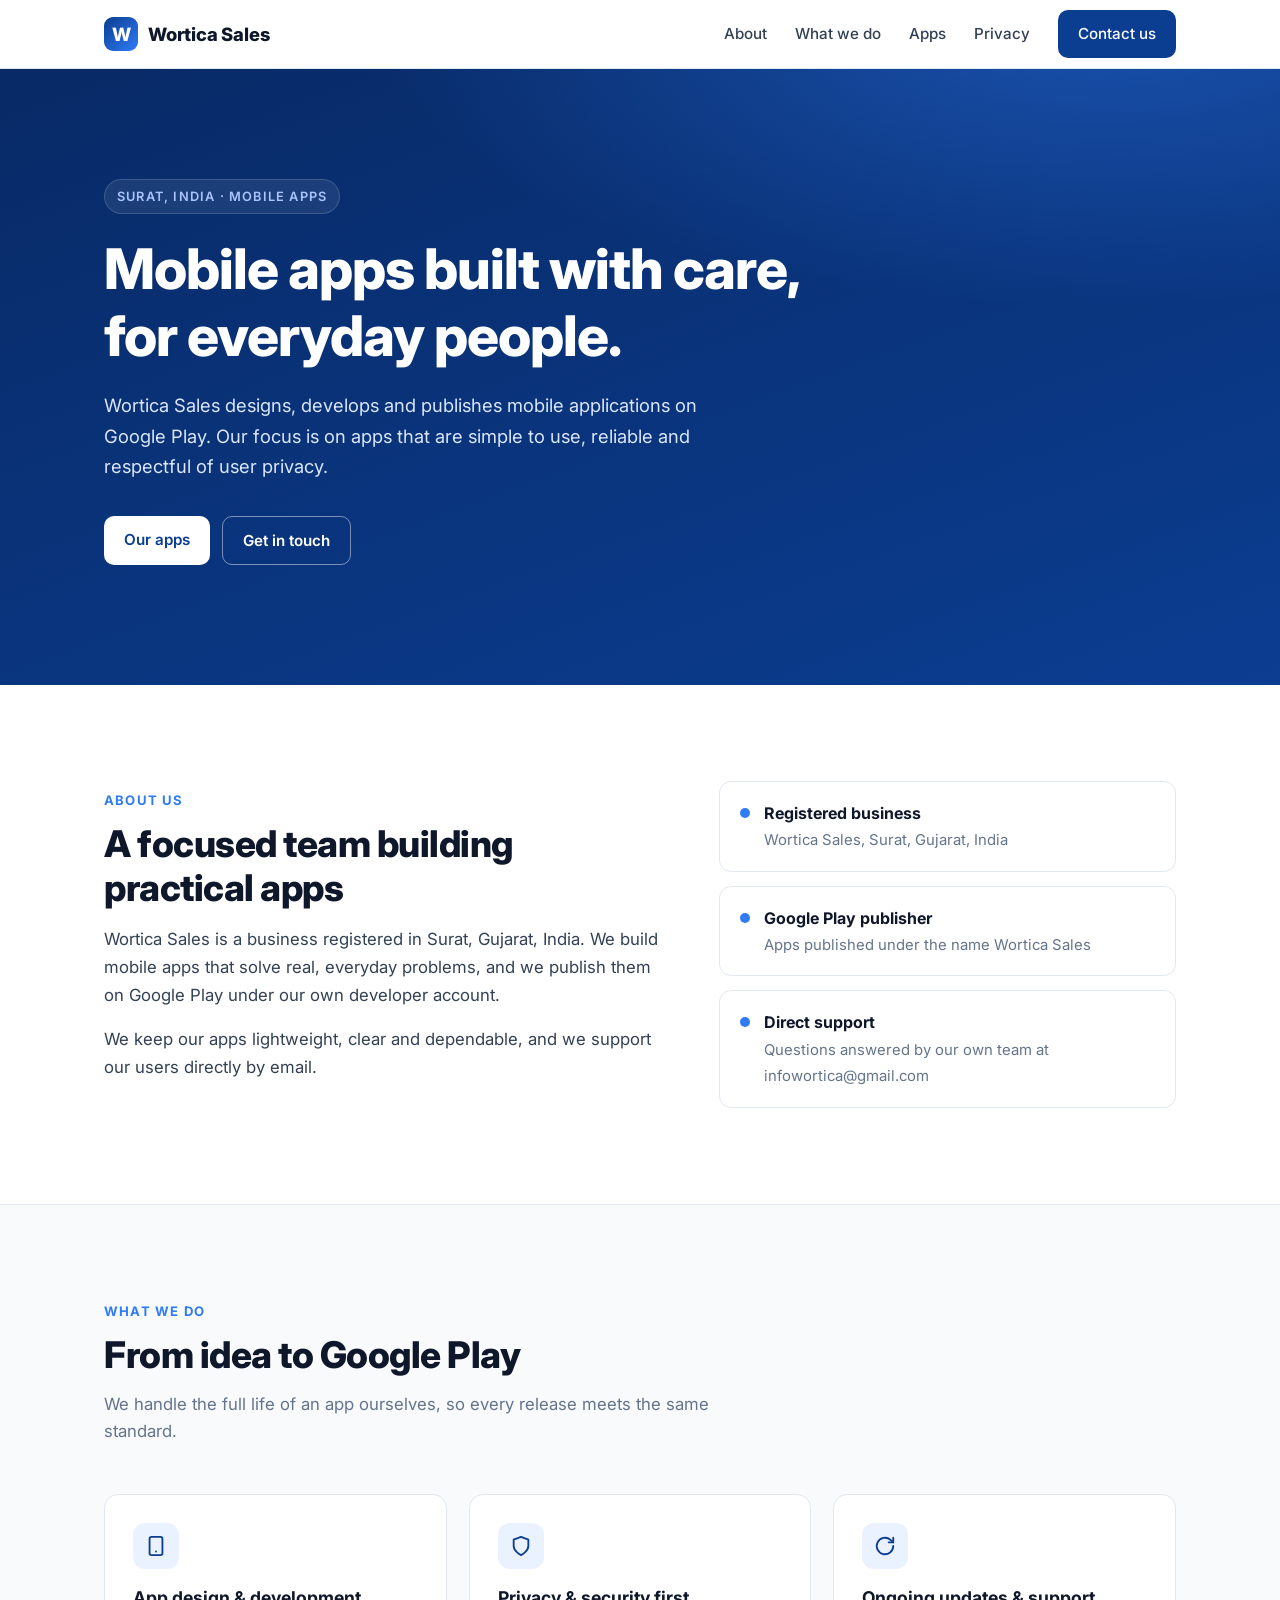
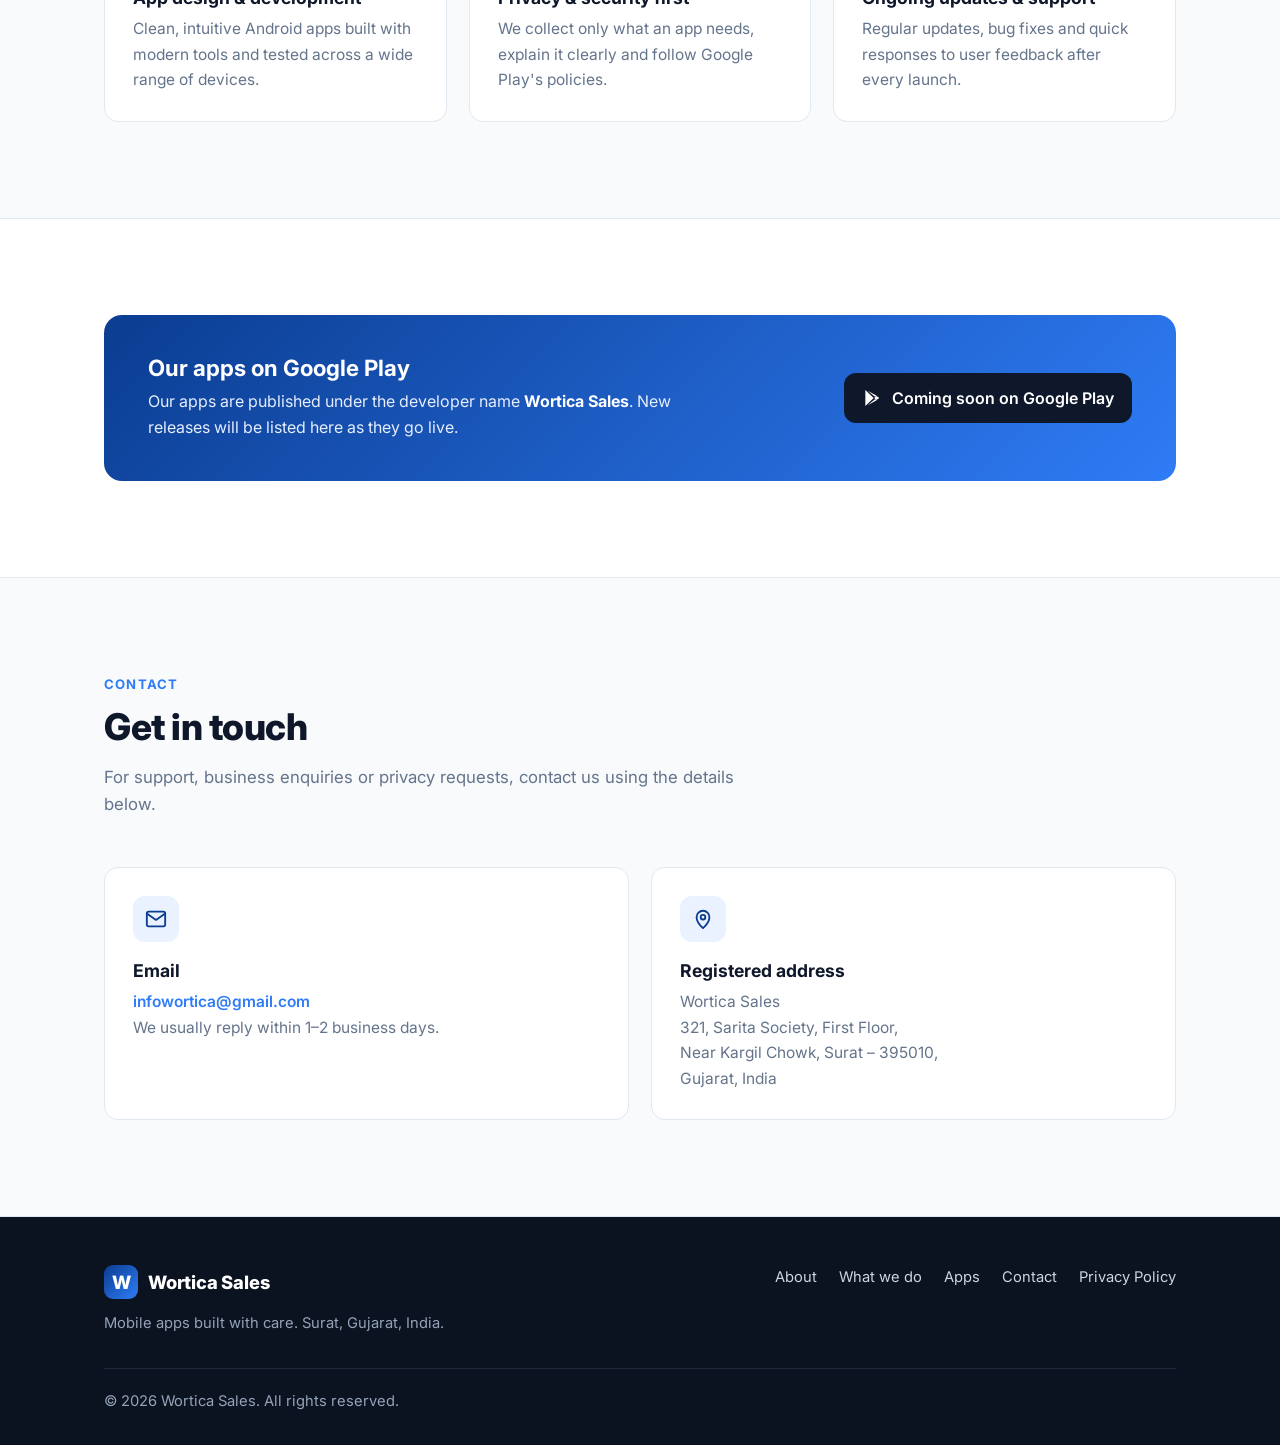
<file: index.html>
<!doctype html>
<html lang="en">
<head>
<meta charset="utf-8">
<meta name="viewport" content="width=device-width, initial-scale=1">
<meta name="google-site-verification" content="5k7iCP5WD1L_RsoUgvGMyO3HmqqELTSK4-WB_usuYIM" />
<title>Wortica Sales | Mobile App Publisher, Surat, India</title>
<meta name="description" content="Wortica Sales is a Surat, India based business that designs, develops and publishes mobile applications on Google Play.">
<meta property="og:title" content="Wortica Sales">
<meta property="og:description" content="Mobile apps built with care. Based in Surat, India.">
<meta property="og:type" content="website">
<link rel="preconnect" href="https://fonts.googleapis.com">
<link rel="preconnect" href="https://fonts.gstatic.com" crossorigin>
<link href="https://fonts.googleapis.com/css2?family=Inter:wght@400;500;600;700;800&display=swap" rel="stylesheet">
<link rel="icon" href="data:image/svg+xml,%3Csvg xmlns='http://www.w3.org/2000/svg' viewBox='0 0 64 64'%3E%3Crect width='64' height='64' rx='14' fill='%230b3d91'/%3E%3Ctext x='32' y='43' font-family='Arial' font-weight='700' font-size='32' text-anchor='middle' fill='white'%3EW%3C/text%3E%3C/svg%3E">
<script type="application/ld+json">
{"@context":"https://schema.org","@type":"Organization","name":"Wortica Sales","url":"https://wortica.github.io/","email":"infowortica@gmail.com","address":{"@type":"PostalAddress","streetAddress":"321, Sarita Society, First Floor, Near Kargil Chowk","addressLocality":"Surat","postalCode":"395010","addressRegion":"Gujarat","addressCountry":"IN"}}
</script>
<style>
  :root{
    --navy:#0b3d91; --navy-2:#082a66; --accent:#2f7cf6; --ink:#0f172a; --body:#334155; --muted:#64748b;
    --line:#e2e8f0; --soft:#f8fafc; --white:#fff; --radius:14px;
  }
  *{box-sizing:border-box}
  html{scroll-behavior:smooth}
  body{margin:0;font-family:Inter,system-ui,-apple-system,"Segoe UI",Roboto,Arial,sans-serif;color:var(--body);background:var(--white);line-height:1.65;-webkit-font-smoothing:antialiased}
  a{color:var(--accent);text-decoration:none}
  .wrap{max-width:1120px;margin:0 auto;padding:0 24px}
  h1,h2,h3{color:var(--ink);line-height:1.2;margin:0}

  /* Header */
  header{position:sticky;top:0;z-index:10;background:rgba(255,255,255,.92);backdrop-filter:blur(8px);border-bottom:1px solid var(--line)}
  .nav{display:flex;align-items:center;justify-content:space-between;height:68px}
  .logo{display:flex;align-items:center;gap:10px;font-weight:800;color:var(--ink);font-size:1.15rem;letter-spacing:-.2px}
  .logo-mark{width:34px;height:34px;border-radius:9px;background:linear-gradient(135deg,var(--navy),var(--accent));color:#fff;display:grid;place-items:center;font-weight:800}
  .menu{display:flex;gap:28px;align-items:center}
  .menu a{color:var(--body);font-weight:500;font-size:.95rem}
  .menu a:hover{color:var(--navy)}
  .btn{display:inline-block;padding:11px 20px;border-radius:10px;font-weight:600;font-size:.95rem;transition:.15s}
  .btn-primary{background:var(--navy);color:#fff}
  .btn-primary:hover{background:var(--navy-2)}
  .btn-ghost{border:1px solid rgba(255,255,255,.45);color:#fff}
  .btn-ghost:hover{background:rgba(255,255,255,.1)}
  .menu .btn{color:#fff}

  /* Hero */
  .hero{background:radial-gradient(1200px 500px at 85% -10%,rgba(47,124,246,.45),transparent 60%),linear-gradient(160deg,var(--navy-2),var(--navy));color:#dbe6ff;padding:110px 0 120px}
  .eyebrow{display:inline-block;font-size:.8rem;font-weight:600;letter-spacing:1.2px;text-transform:uppercase;color:#a9c4ff;background:rgba(255,255,255,.08);border:1px solid rgba(255,255,255,.15);padding:6px 12px;border-radius:999px;margin-bottom:22px}
  .hero h1{color:#fff;font-size:clamp(2.2rem,5vw,3.5rem);font-weight:800;letter-spacing:-1px;max-width:760px}
  .hero p{font-size:1.15rem;max-width:620px;margin:20px 0 34px}
  .hero .actions{display:flex;gap:12px;flex-wrap:wrap}
  .hero .btn-primary{background:#fff;color:var(--navy)}
  .hero .btn-primary:hover{background:#eaf1ff}

  /* Sections */
  section{padding:96px 0}
  .section-head{max-width:640px;margin-bottom:48px}
  .kicker{color:var(--accent);font-weight:700;font-size:.82rem;letter-spacing:1.2px;text-transform:uppercase;margin-bottom:10px}
  .section-head h2{font-size:clamp(1.7rem,3vw,2.3rem);font-weight:800;letter-spacing:-.5px}
  .section-head p{margin:14px 0 0;color:var(--muted);font-size:1.05rem}
  .alt{background:var(--soft);border-top:1px solid var(--line);border-bottom:1px solid var(--line)}

  .grid{display:grid;gap:22px}
  .g3{grid-template-columns:repeat(3,1fr)}
  .g2{grid-template-columns:repeat(2,1fr)}
  .card{background:#fff;border:1px solid var(--line);border-radius:var(--radius);padding:28px;transition:.2s}
  .card:hover{box-shadow:0 12px 30px -12px rgba(15,23,42,.18);transform:translateY(-2px)}
  .icon{width:46px;height:46px;border-radius:12px;background:#eaf1ff;color:var(--navy);display:grid;place-items:center;margin-bottom:18px}
  .card h3{font-size:1.1rem;font-weight:700;margin-bottom:8px}
  .card p{margin:0;color:var(--muted);font-size:.97rem}

  .about{display:grid;grid-template-columns:1.1fr .9fr;gap:56px;align-items:center}
  .facts{display:grid;gap:14px}
  .fact{display:flex;gap:14px;align-items:flex-start;background:#fff;border:1px solid var(--line);border-radius:12px;padding:18px 20px}
  .fact b{color:var(--ink);display:block}
  .fact span{color:var(--muted);font-size:.93rem}
  .dot{flex:none;width:10px;height:10px;border-radius:50%;background:var(--accent);margin-top:8px}

  .apps-box{display:flex;align-items:center;justify-content:space-between;gap:24px;background:linear-gradient(135deg,#0b3d91,#2f7cf6);color:#e6eeff;border-radius:18px;padding:40px 44px}
  .apps-box h3{color:#fff;font-size:1.4rem;margin-bottom:6px}
  .apps-box p{margin:0;max-width:560px}
  .play{display:flex;align-items:center;gap:10px;background:#0f172a;color:#fff;padding:12px 18px;border-radius:12px;font-weight:600;white-space:nowrap}

  .contact-card a{font-weight:600}
  address{font-style:normal}

  footer{background:#0b1220;color:#94a3b8;padding:48px 0 32px;font-size:.92rem}
  .foot{display:flex;justify-content:space-between;gap:24px;flex-wrap:wrap;align-items:flex-start}
  footer .logo{color:#fff}
  footer a{color:#cbd5e1}
  footer a:hover{color:#fff}
  .foot-links{display:flex;gap:22px;flex-wrap:wrap}
  .copy{border-top:1px solid #1e293b;margin-top:32px;padding-top:20px}

  @media (max-width:900px){
    .g3{grid-template-columns:1fr 1fr}
    .about{grid-template-columns:1fr;gap:32px}
  }
  @media (max-width:680px){
    .menu a:not(.btn){display:none}
    .g3,.g2{grid-template-columns:1fr}
    section{padding:72px 0}
    .hero{padding:80px 0 90px}
    .apps-box{flex-direction:column;align-items:flex-start;padding:32px 26px}
    .wrap{padding:0 16px}
  }
</style>
</head>
<body>

<header>
  <div class="wrap nav">
    <a href="#" class="logo"><span class="logo-mark">W</span>Wortica Sales</a>
    <nav class="menu">
      <a href="#about">About</a>
      <a href="#services">What we do</a>
      <a href="#apps">Apps</a>
      <a href="privacy-policy.html">Privacy</a>
      <a href="#contact" class="btn btn-primary">Contact us</a>
    </nav>
  </div>
</header>

<main>
  <div class="hero">
    <div class="wrap">
      <span class="eyebrow">Surat, India · Mobile Apps</span>
      <h1>Mobile apps built with care, for everyday people.</h1>
      <p>Wortica Sales designs, develops and publishes mobile applications on Google Play. Our focus is on apps that are simple to use, reliable and respectful of user privacy.</p>
      <div class="actions">
        <a href="#apps" class="btn btn-primary">Our apps</a>
        <a href="#contact" class="btn btn-ghost">Get in touch</a>
      </div>
    </div>
  </div>

  <section id="about">
    <div class="wrap about">
      <div>
        <div class="kicker">About us</div>
        <h2 style="font-size:clamp(1.7rem,3vw,2.3rem);font-weight:800;letter-spacing:-.5px">A focused team building practical apps</h2>
        <p style="font-size:1.05rem;margin-top:16px">Wortica Sales is a business registered in Surat, Gujarat, India. We build mobile apps that solve real, everyday problems, and we publish them on Google Play under our own developer account.</p>
        <p style="font-size:1.05rem">We keep our apps lightweight, clear and dependable, and we support our users directly by email.</p>
      </div>
      <div class="facts">
        <div class="fact"><span class="dot"></span><div><b>Registered business</b><span>Wortica Sales, Surat, Gujarat, India</span></div></div>
        <div class="fact"><span class="dot"></span><div><b>Google Play publisher</b><span>Apps published under the name Wortica Sales</span></div></div>
        <div class="fact"><span class="dot"></span><div><b>Direct support</b><span>Questions answered by our own team at infowortica@gmail.com</span></div></div>
      </div>
    </div>
  </section>

  <section id="services" class="alt">
    <div class="wrap">
      <div class="section-head">
        <div class="kicker">What we do</div>
        <h2>From idea to Google Play</h2>
        <p>We handle the full life of an app ourselves, so every release meets the same standard.</p>
      </div>
      <div class="grid g3">
        <div class="card">
          <div class="icon"><svg width="22" height="22" viewBox="0 0 24 24" fill="none" stroke="currentColor" stroke-width="2" stroke-linecap="round" stroke-linejoin="round"><rect x="5" y="2" width="14" height="20" rx="2"/><path d="M12 18h.01"/></svg></div>
          <h3>App design &amp; development</h3>
          <p>Clean, intuitive Android apps built with modern tools and tested across a wide range of devices.</p>
        </div>
        <div class="card">
          <div class="icon"><svg width="22" height="22" viewBox="0 0 24 24" fill="none" stroke="currentColor" stroke-width="2" stroke-linecap="round" stroke-linejoin="round"><path d="M12 22s8-4 8-10V5l-8-3-8 3v7c0 6 8 10 8 10z"/></svg></div>
          <h3>Privacy &amp; security first</h3>
          <p>We collect only what an app needs, explain it clearly and follow Google Play's policies.</p>
        </div>
        <div class="card">
          <div class="icon"><svg width="22" height="22" viewBox="0 0 24 24" fill="none" stroke="currentColor" stroke-width="2" stroke-linecap="round" stroke-linejoin="round"><path d="M21 12a9 9 0 1 1-3-6.7L21 8"/><path d="M21 3v5h-5"/></svg></div>
          <h3>Ongoing updates &amp; support</h3>
          <p>Regular updates, bug fixes and quick responses to user feedback after every launch.</p>
        </div>
      </div>
    </div>
  </section>

  <section id="apps">
    <div class="wrap">
      <div class="apps-box">
        <div>
          <h3>Our apps on Google Play</h3>
          <p>Our apps are published under the developer name <strong style="color:#fff">Wortica Sales</strong>. New releases will be listed here as they go live.</p>
        </div>
        <span class="play">
          <svg width="20" height="20" viewBox="0 0 24 24" fill="currentColor"><path d="M4 2.5v19l10-9.5L4 2.5zm11.5 8L6.8 3.2l10.8 6.2-2.1 1.1zm0 3l2.1 1.1-10.8 6.2 8.7-7.3zm4.2-2.4-2.6-1.5-2.3 2.4 2.3 2.4 2.6-1.5c.8-.4.8-1.4 0-1.8z"/></svg>
          Coming soon on Google Play
        </span>
      </div>
    </div>
  </section>

  <section id="contact" class="alt">
    <div class="wrap">
      <div class="section-head">
        <div class="kicker">Contact</div>
        <h2>Get in touch</h2>
        <p>For support, business enquiries or privacy requests, contact us using the details below.</p>
      </div>
      <div class="grid g2">
        <div class="card contact-card">
          <div class="icon"><svg width="22" height="22" viewBox="0 0 24 24" fill="none" stroke="currentColor" stroke-width="2" stroke-linecap="round" stroke-linejoin="round"><rect x="2" y="4" width="20" height="16" rx="2"/><path d="m22 6-10 7L2 6"/></svg></div>
          <h3>Email</h3>
          <p><a href="mailto:infowortica@gmail.com">infowortica@gmail.com</a><br>We usually reply within 1–2 business days.</p>
        </div>
        <div class="card">
          <div class="icon"><svg width="22" height="22" viewBox="0 0 24 24" fill="none" stroke="currentColor" stroke-width="2" stroke-linecap="round" stroke-linejoin="round"><path d="M12 22s7-6.5 7-12a7 7 0 1 0-14 0c0 5.5 7 12 7 12z"/><circle cx="12" cy="10" r="2.5"/></svg></div>
          <h3>Registered address</h3>
          <address><p>Wortica Sales<br>321, Sarita Society, First Floor,<br>Near Kargil Chowk, Surat – 395010,<br>Gujarat, India</p></address>
        </div>
      </div>
    </div>
  </section>
</main>

<footer>
  <div class="wrap">
    <div class="foot">
      <div>
        <a href="#" class="logo"><span class="logo-mark">W</span>Wortica Sales</a>
        <p style="max-width:340px;margin:12px 0 0">Mobile apps built with care. Surat, Gujarat, India.</p>
      </div>
      <div class="foot-links">
        <a href="#about">About</a>
        <a href="#services">What we do</a>
        <a href="#apps">Apps</a>
        <a href="#contact">Contact</a>
        <a href="privacy-policy.html">Privacy Policy</a>
      </div>
    </div>
    <div class="copy">© <span id="y">2026</span> Wortica Sales. All rights reserved.</div>
  </div>
</footer>
<script>document.getElementById('y').textContent=new Date().getFullYear();</script>
</body>
</html>
</file>
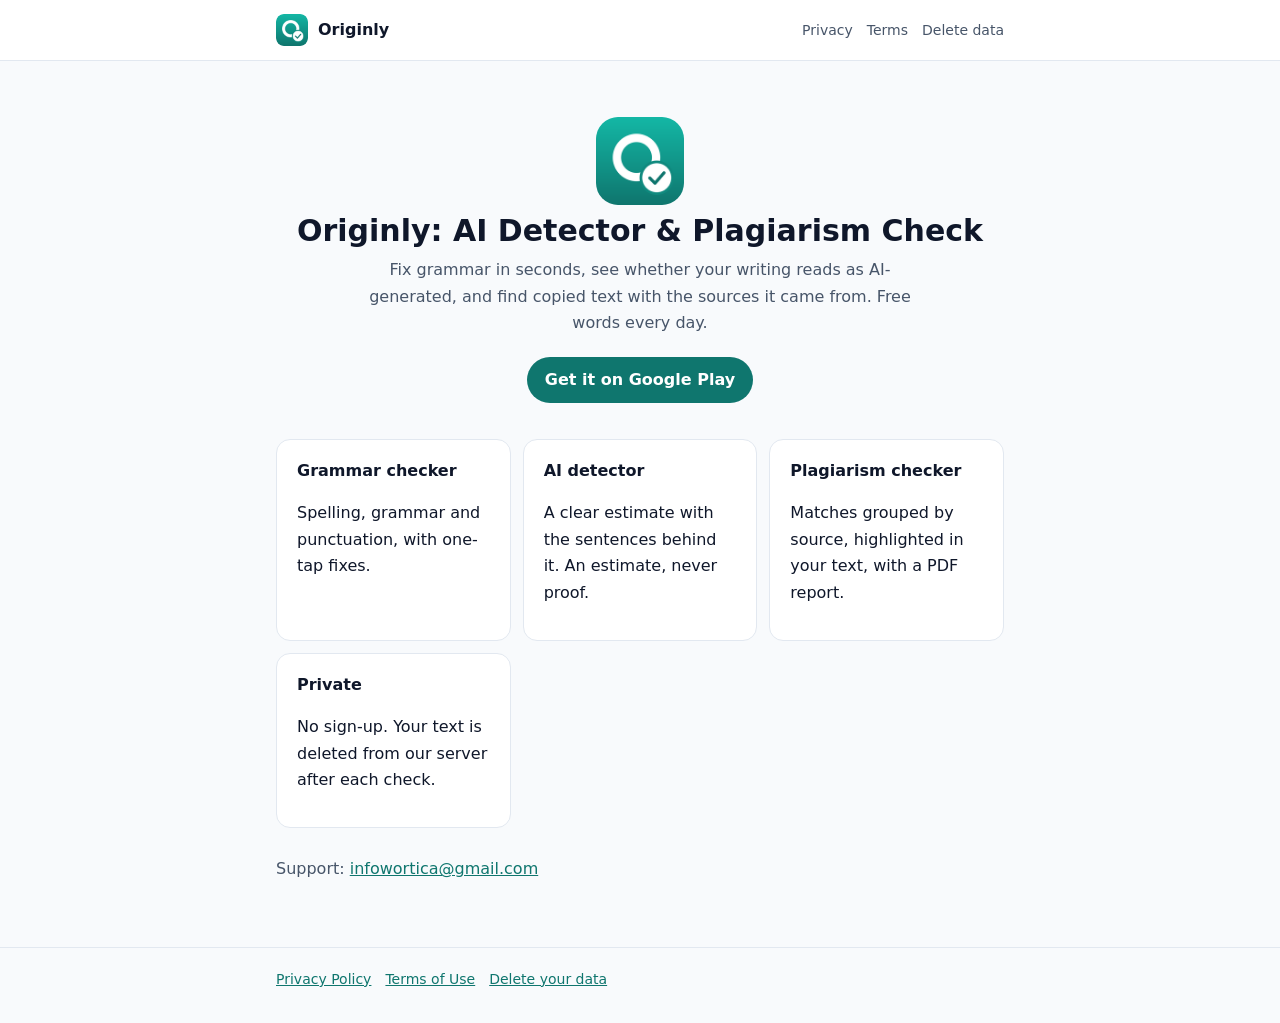
<file: originly/index.html>
<!doctype html>
<html lang="en">
<head>
<meta charset="utf-8">
<meta name="viewport" content="width=device-width, initial-scale=1">
<title>Originly · AI Detector & Plagiarism Check</title>
<meta name="description" content="Check grammar, see if text reads as AI-written, and find copied text with its sources. Free every day on Android.">
<link rel="stylesheet" href="style.css">
<link rel="icon" href="icon.png">
</head>
<body>
<header><div class="wrap">
  <a class="brand" href="./"><img src="icon.png" alt="">Originly</a>
  <nav><a href="privacy.html">Privacy</a><a href="terms.html">Terms</a><a href="delete-data.html">Delete data</a></nav>
</div></header>
<main><div class="wrap">
<section class="hero">
  <img src="icon.png" alt="Originly app icon">
  <h1>Originly: AI Detector &amp; Plagiarism Check</h1>
  <p>Fix grammar in seconds, see whether your writing reads as AI-generated, and find copied text with the sources it came from. Free words every day.</p>
  <a class="btn" href="https://play.google.com/store/apps/details?id=com.originly.app">Get it on Google Play</a>
</section>
<div class="features" style="margin-top:28px">
  <div class="card"><strong>Grammar checker</strong><p>Spelling, grammar and punctuation, with one-tap fixes.</p></div>
  <div class="card"><strong>AI detector</strong><p>A clear estimate with the sentences behind it. An estimate, never proof.</p></div>
  <div class="card"><strong>Plagiarism checker</strong><p>Matches grouped by source, highlighted in your text, with a PDF report.</p></div>
  <div class="card"><strong>Private</strong><p>No sign-up. Your text is deleted from our server after each check.</p></div>
</div>
<p style="margin-top:28px;color:var(--muted)">Support: <a href="mailto:infowortica@gmail.com">infowortica@gmail.com</a></p>
</div></main>
<footer><div class="wrap"><a href="privacy.html">Privacy Policy</a><a href="terms.html">Terms of Use</a><a href="delete-data.html">Delete your data</a></div></footer>
</body>
</html>
</file>
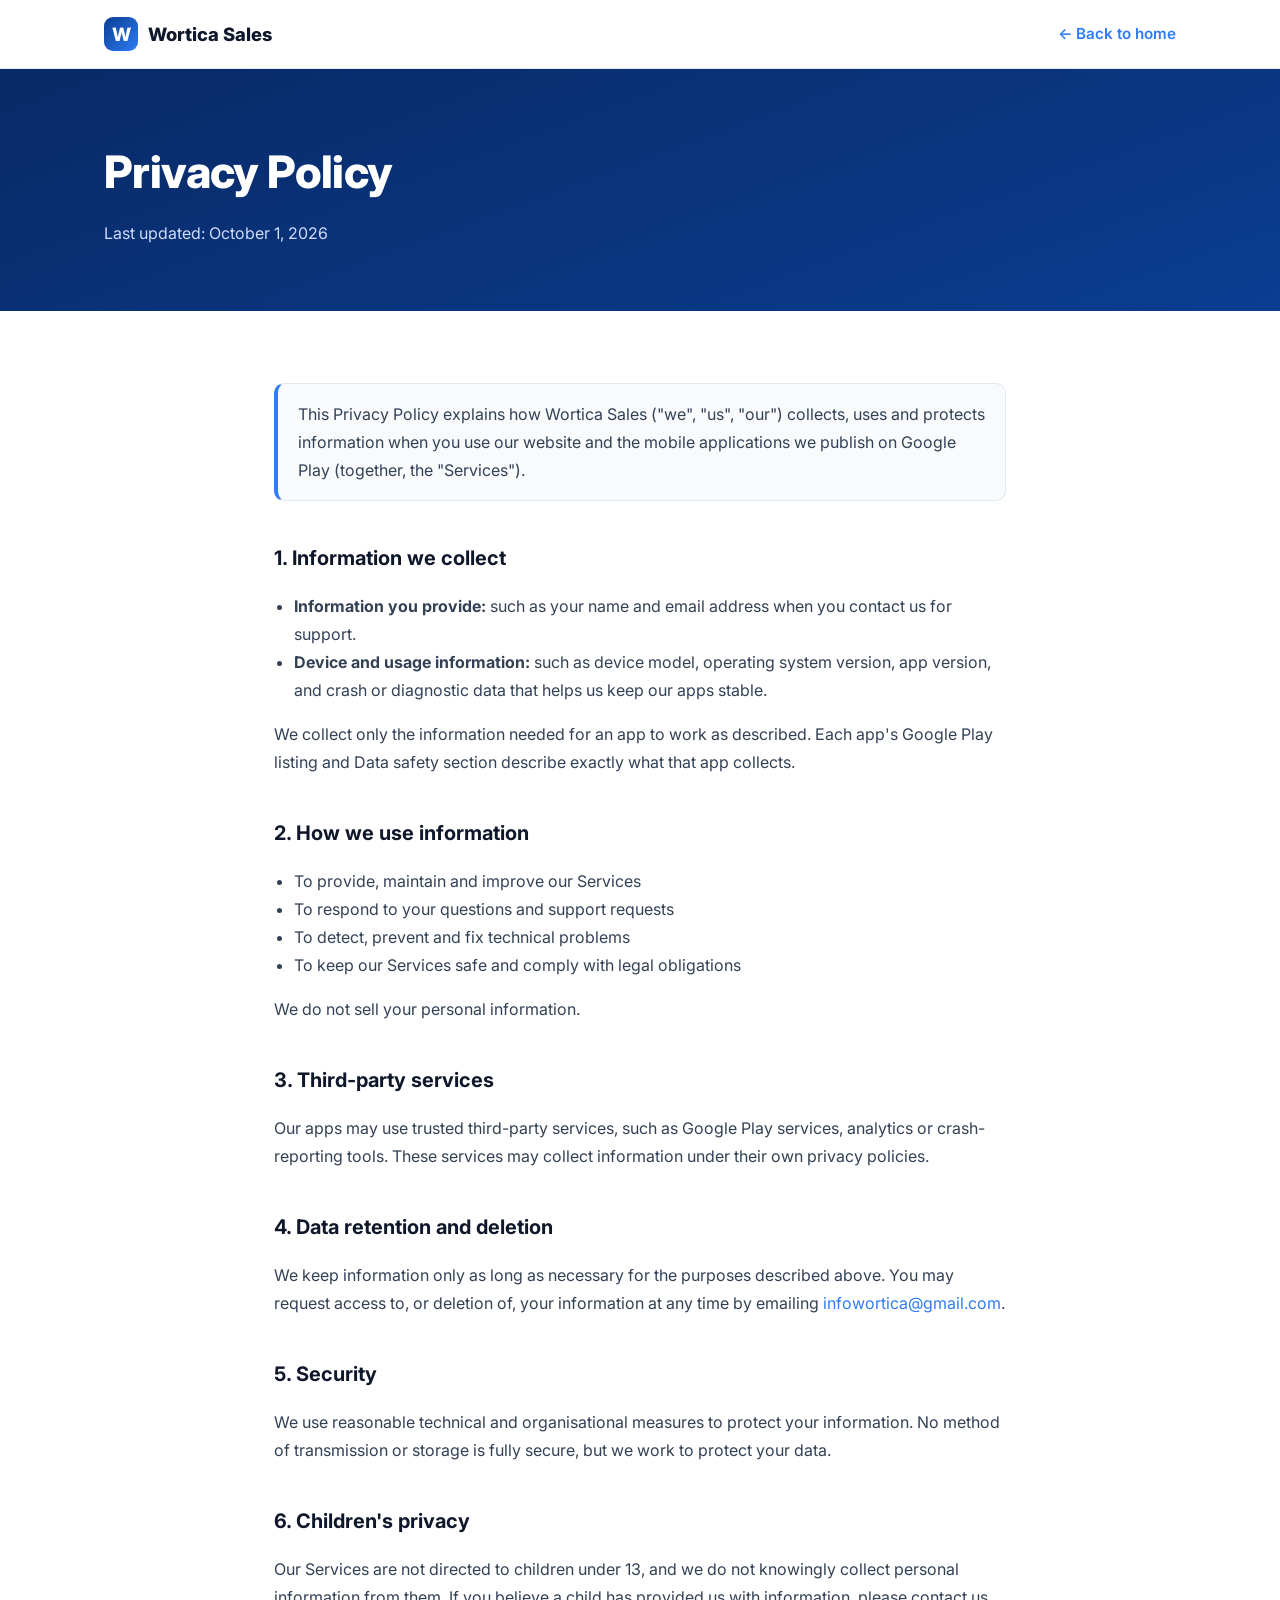
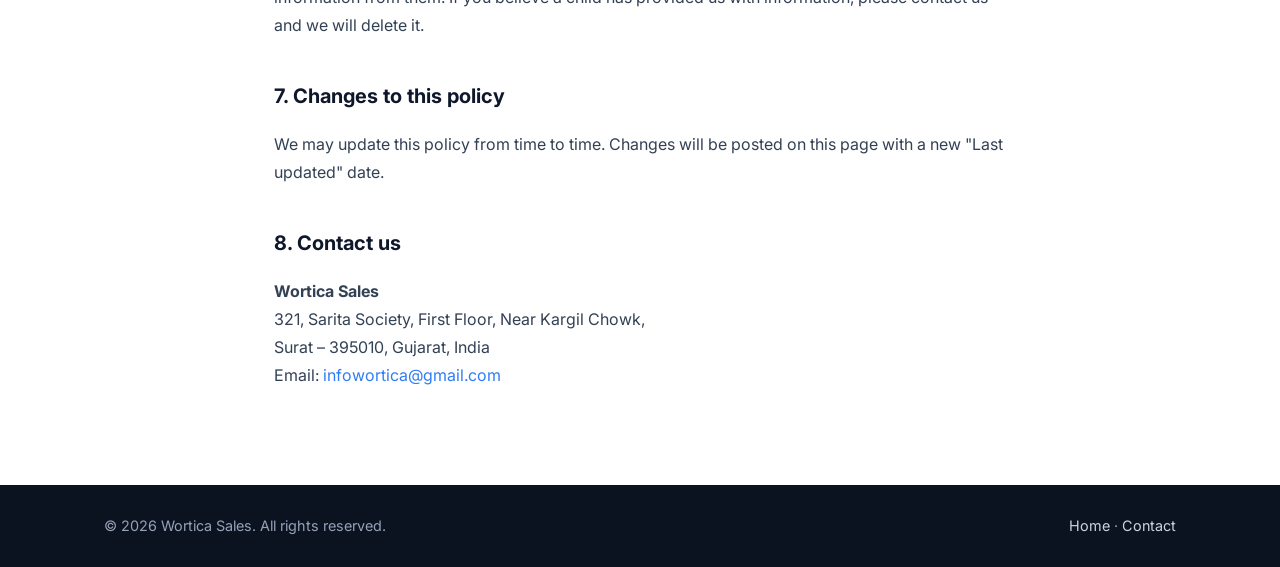
<file: privacy-policy.html>
<!doctype html>
<html lang="en">
<head>
<meta charset="utf-8">
<meta name="viewport" content="width=device-width, initial-scale=1">
<title>Privacy Policy | Wortica Sales</title>
<meta name="description" content="Privacy Policy for Wortica Sales and its mobile applications.">
<link rel="preconnect" href="https://fonts.googleapis.com">
<link rel="preconnect" href="https://fonts.gstatic.com" crossorigin>
<link href="https://fonts.googleapis.com/css2?family=Inter:wght@400;500;600;700;800&display=swap" rel="stylesheet">
<link rel="icon" href="data:image/svg+xml,%3Csvg xmlns='http://www.w3.org/2000/svg' viewBox='0 0 64 64'%3E%3Crect width='64' height='64' rx='14' fill='%230b3d91'/%3E%3Ctext x='32' y='43' font-family='Arial' font-weight='700' font-size='32' text-anchor='middle' fill='white'%3EW%3C/text%3E%3C/svg%3E">
<style>
  :root{--navy:#0b3d91;--navy-2:#082a66;--accent:#2f7cf6;--ink:#0f172a;--body:#334155;--muted:#64748b;--line:#e2e8f0;--soft:#f8fafc}
  *{box-sizing:border-box}
  body{margin:0;font-family:Inter,system-ui,-apple-system,"Segoe UI",Roboto,Arial,sans-serif;color:var(--body);background:#fff;line-height:1.75;-webkit-font-smoothing:antialiased}
  a{color:var(--accent);text-decoration:none}
  .wrap{max-width:1120px;margin:0 auto;padding:0 24px}
  header{border-bottom:1px solid var(--line);background:#fff}
  .nav{display:flex;align-items:center;justify-content:space-between;height:68px}
  .logo{display:flex;align-items:center;gap:10px;font-weight:800;color:var(--ink);font-size:1.15rem}
  .logo-mark{width:34px;height:34px;border-radius:9px;background:linear-gradient(135deg,var(--navy),var(--accent));color:#fff;display:grid;place-items:center;font-weight:800}
  .back{font-weight:600;font-size:.95rem}
  .banner{background:linear-gradient(160deg,var(--navy-2),var(--navy));color:#cfdcff;padding:64px 0}
  .banner h1{color:#fff;margin:0;font-size:clamp(2rem,4vw,2.8rem);font-weight:800;letter-spacing:-.6px}
  .banner p{margin:8px 0 0}
  .doc{max-width:780px;margin:0 auto;padding:56px 24px 80px}
  .doc h2{color:var(--ink);font-size:1.25rem;font-weight:700;margin:40px 0 10px}
  .doc ul{padding-left:20px}
  .note{background:var(--soft);border:1px solid var(--line);border-left:4px solid var(--accent);border-radius:10px;padding:16px 20px}
  footer{background:#0b1220;color:#94a3b8;padding:28px 0;font-size:.9rem}
  footer .wrap{display:flex;justify-content:space-between;gap:16px;flex-wrap:wrap}
  footer a{color:#cbd5e1}
  @media (max-width:680px){.wrap{padding:0 16px}.doc{padding:40px 16px 64px}}
</style>
</head>
<body>
<header>
  <div class="wrap nav">
    <a href="./" class="logo"><span class="logo-mark">W</span>Wortica Sales</a>
    <a href="./" class="back">← Back to home</a>
  </div>
</header>

<div class="banner">
  <div class="wrap">
    <h1>Privacy Policy</h1>
    <p>Last updated: October 1, 2026</p>
  </div>
</div>

<article class="doc">
  <p class="note">This Privacy Policy explains how Wortica Sales ("we", "us", "our") collects, uses and protects information when you use our website and the mobile applications we publish on Google Play (together, the "Services").</p>

  <h2>1. Information we collect</h2>
  <ul>
    <li><strong>Information you provide:</strong> such as your name and email address when you contact us for support.</li>
    <li><strong>Device and usage information:</strong> such as device model, operating system version, app version, and crash or diagnostic data that helps us keep our apps stable.</li>
  </ul>
  <p>We collect only the information needed for an app to work as described. Each app's Google Play listing and Data safety section describe exactly what that app collects.</p>

  <h2>2. How we use information</h2>
  <ul>
    <li>To provide, maintain and improve our Services</li>
    <li>To respond to your questions and support requests</li>
    <li>To detect, prevent and fix technical problems</li>
    <li>To keep our Services safe and comply with legal obligations</li>
  </ul>
  <p>We do not sell your personal information.</p>

  <h2>3. Third-party services</h2>
  <p>Our apps may use trusted third-party services, such as Google Play services, analytics or crash-reporting tools. These services may collect information under their own privacy policies.</p>

  <h2>4. Data retention and deletion</h2>
  <p>We keep information only as long as necessary for the purposes described above. You may request access to, or deletion of, your information at any time by emailing <a href="mailto:infowortica@gmail.com">infowortica@gmail.com</a>.</p>

  <h2>5. Security</h2>
  <p>We use reasonable technical and organisational measures to protect your information. No method of transmission or storage is fully secure, but we work to protect your data.</p>

  <h2>6. Children's privacy</h2>
  <p>Our Services are not directed to children under 13, and we do not knowingly collect personal information from them. If you believe a child has provided us with information, please contact us and we will delete it.</p>

  <h2>7. Changes to this policy</h2>
  <p>We may update this policy from time to time. Changes will be posted on this page with a new "Last updated" date.</p>

  <h2>8. Contact us</h2>
  <p><strong>Wortica Sales</strong><br>
  321, Sarita Society, First Floor, Near Kargil Chowk,<br>
  Surat – 395010, Gujarat, India<br>
  Email: <a href="mailto:infowortica@gmail.com">infowortica@gmail.com</a></p>
</article>

<footer>
  <div class="wrap">
    <span>© 2026 Wortica Sales. All rights reserved.</span>
    <span><a href="./">Home</a> · <a href="./#contact">Contact</a></span>
  </div>
</footer>
</body>
</html>
</file>
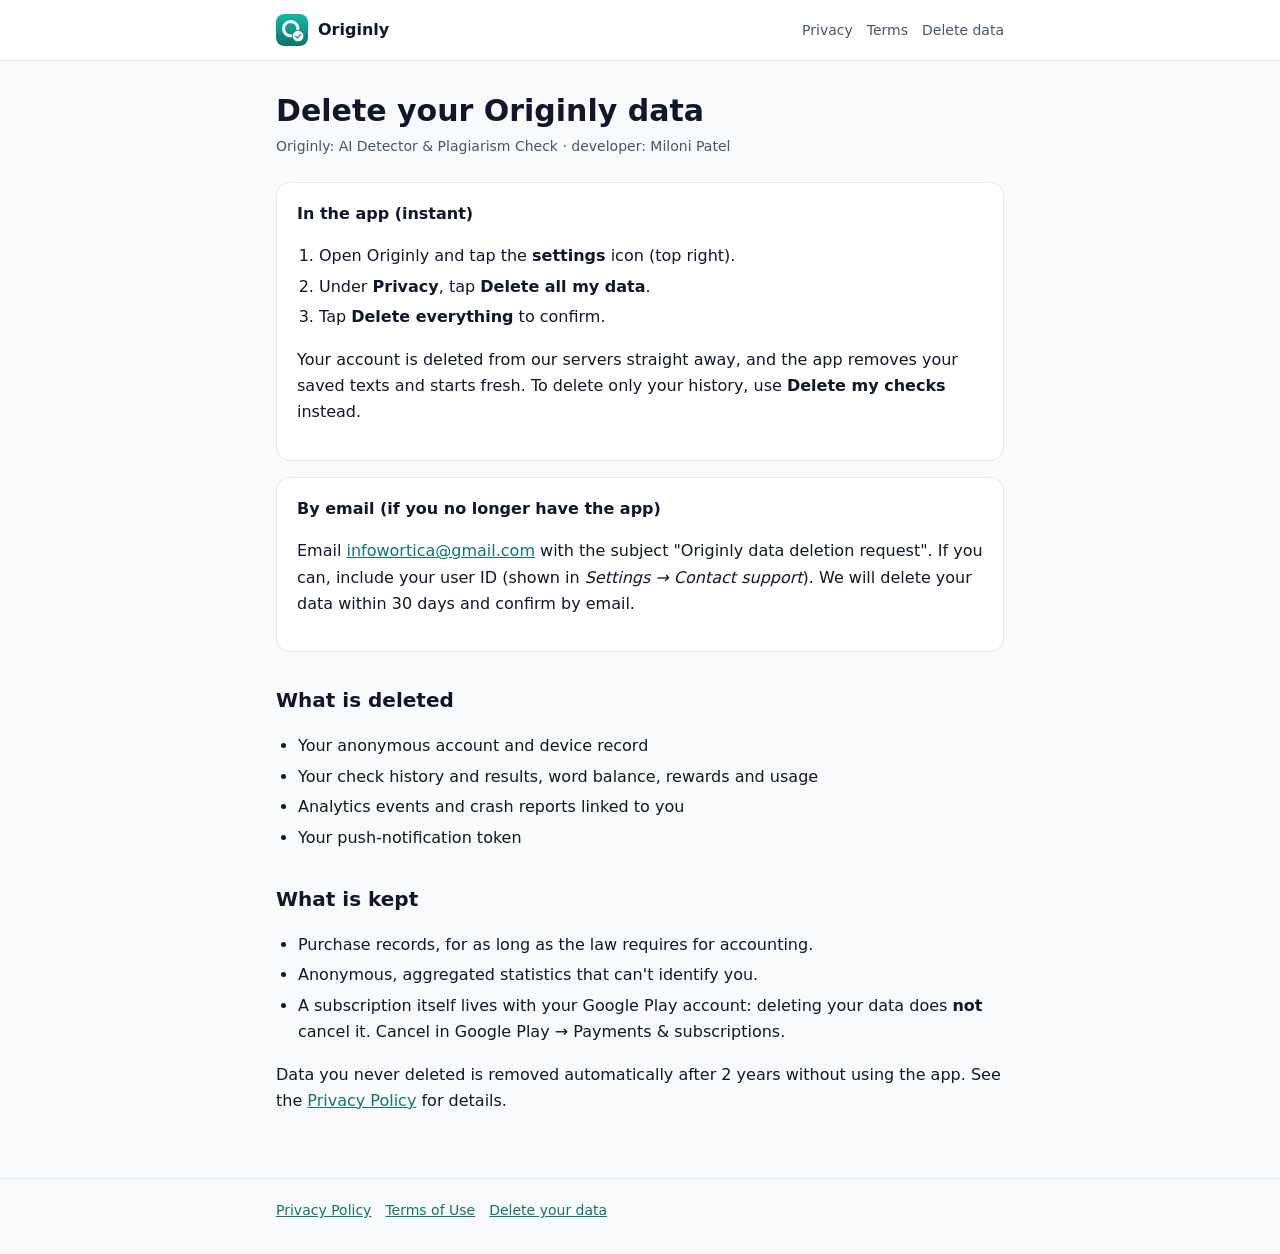
<file: originly/delete-data.html>
<!doctype html>
<html lang="en">
<head>
<meta charset="utf-8">
<meta name="viewport" content="width=device-width, initial-scale=1">
<title>Delete your data · Originly</title>
<meta name="description" content="How to delete your Originly account and data.">
<link rel="stylesheet" href="style.css">
<link rel="icon" href="icon.png">
</head>
<body>
<header><div class="wrap">
  <a class="brand" href="./"><img src="icon.png" alt="">Originly</a>
  <nav><a href="privacy.html">Privacy</a><a href="terms.html">Terms</a><a href="delete-data.html">Delete data</a></nav>
</div></header>
<main><div class="wrap">
<h1>Delete your Originly data</h1>
<p class="updated">Originly: AI Detector &amp; Plagiarism Check · developer: Miloni Patel</p>

<div class="card">
<h3 style="margin-top:0">In the app (instant)</h3>
<ol>
  <li>Open Originly and tap the <strong>settings</strong> icon (top right).</li>
  <li>Under <strong>Privacy</strong>, tap <strong>Delete all my data</strong>.</li>
  <li>Tap <strong>Delete everything</strong> to confirm.</li>
</ol>
<p>Your account is deleted from our servers straight away, and the app removes your saved texts and starts fresh. To delete only your history, use <strong>Delete my checks</strong> instead.</p>
</div>

<div class="card">
<h3 style="margin-top:0">By email (if you no longer have the app)</h3>
<p>Email <a href="mailto:infowortica@gmail.com?subject=Originly%20data%20deletion%20request">infowortica@gmail.com</a> with the subject "Originly data deletion request". If you can, include your user ID (shown in <em>Settings → Contact support</em>). We will delete your data within 30 days and confirm by email.</p>
</div>

<h2>What is deleted</h2>
<ul>
  <li>Your anonymous account and device record</li>
  <li>Your check history and results, word balance, rewards and usage</li>
  <li>Analytics events and crash reports linked to you</li>
  <li>Your push-notification token</li>
</ul>

<h2>What is kept</h2>
<ul>
  <li>Purchase records, for as long as the law requires for accounting.</li>
  <li>Anonymous, aggregated statistics that can't identify you.</li>
  <li>A subscription itself lives with your Google Play account: deleting your data does <strong>not</strong> cancel it. Cancel in Google Play → Payments &amp; subscriptions.</li>
</ul>
<p>Data you never deleted is removed automatically after 2 years without using the app. See the <a href="privacy.html">Privacy Policy</a> for details.</p>
</div></main>
<footer><div class="wrap"><a href="privacy.html">Privacy Policy</a><a href="terms.html">Terms of Use</a><a href="delete-data.html">Delete your data</a></div></footer>
</body>
</html>
</file>
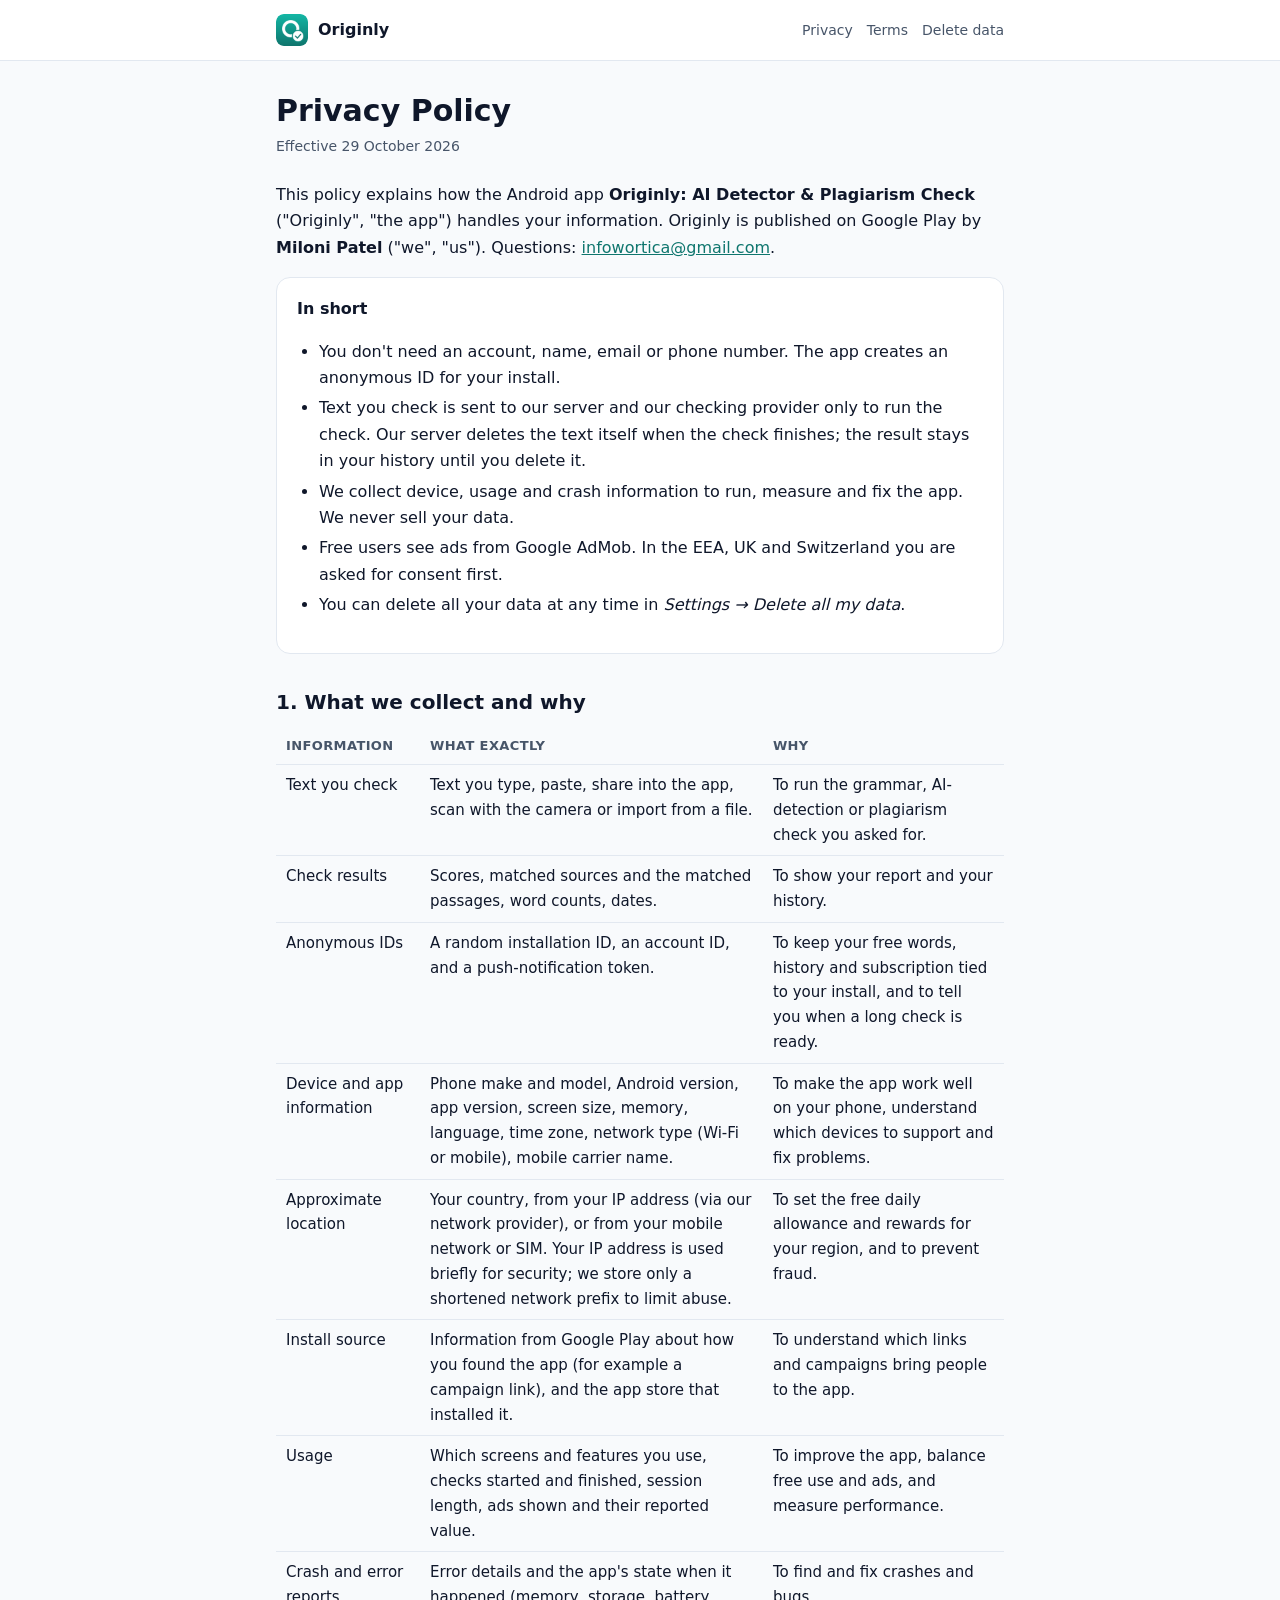
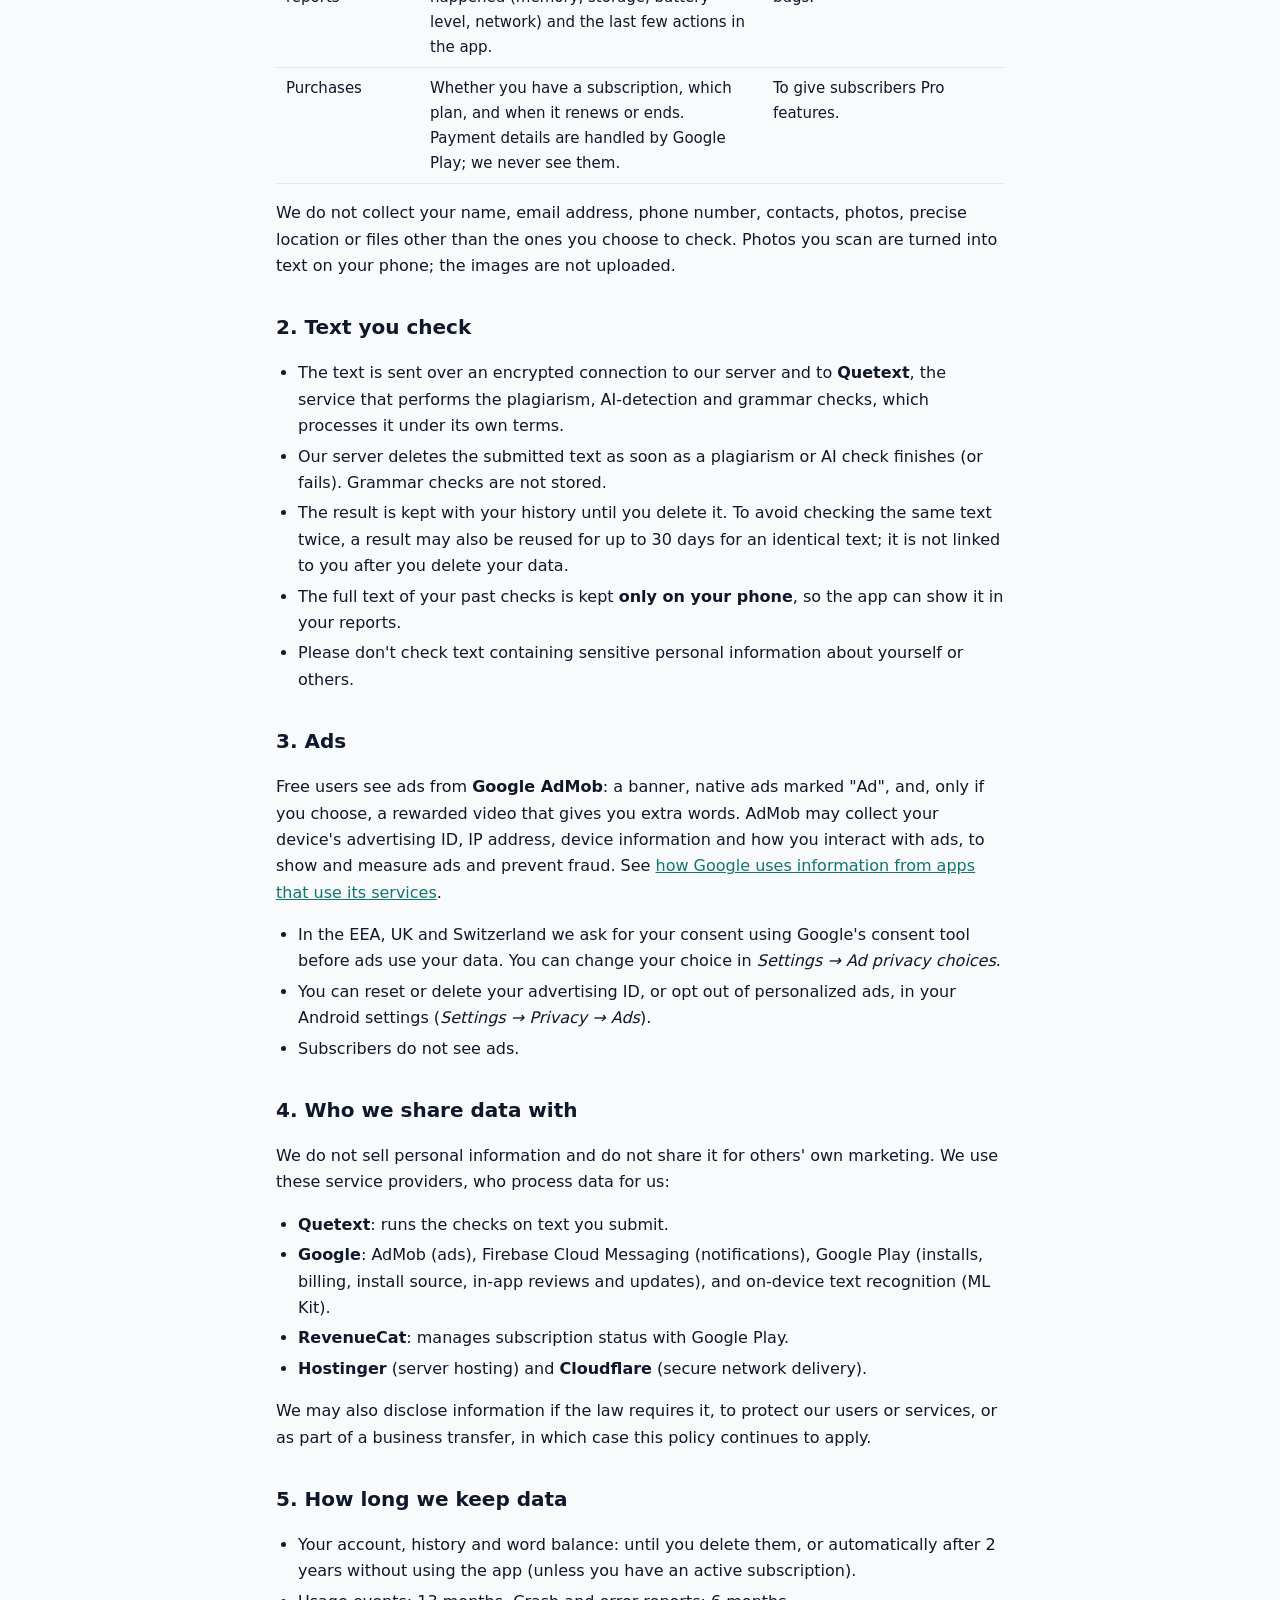
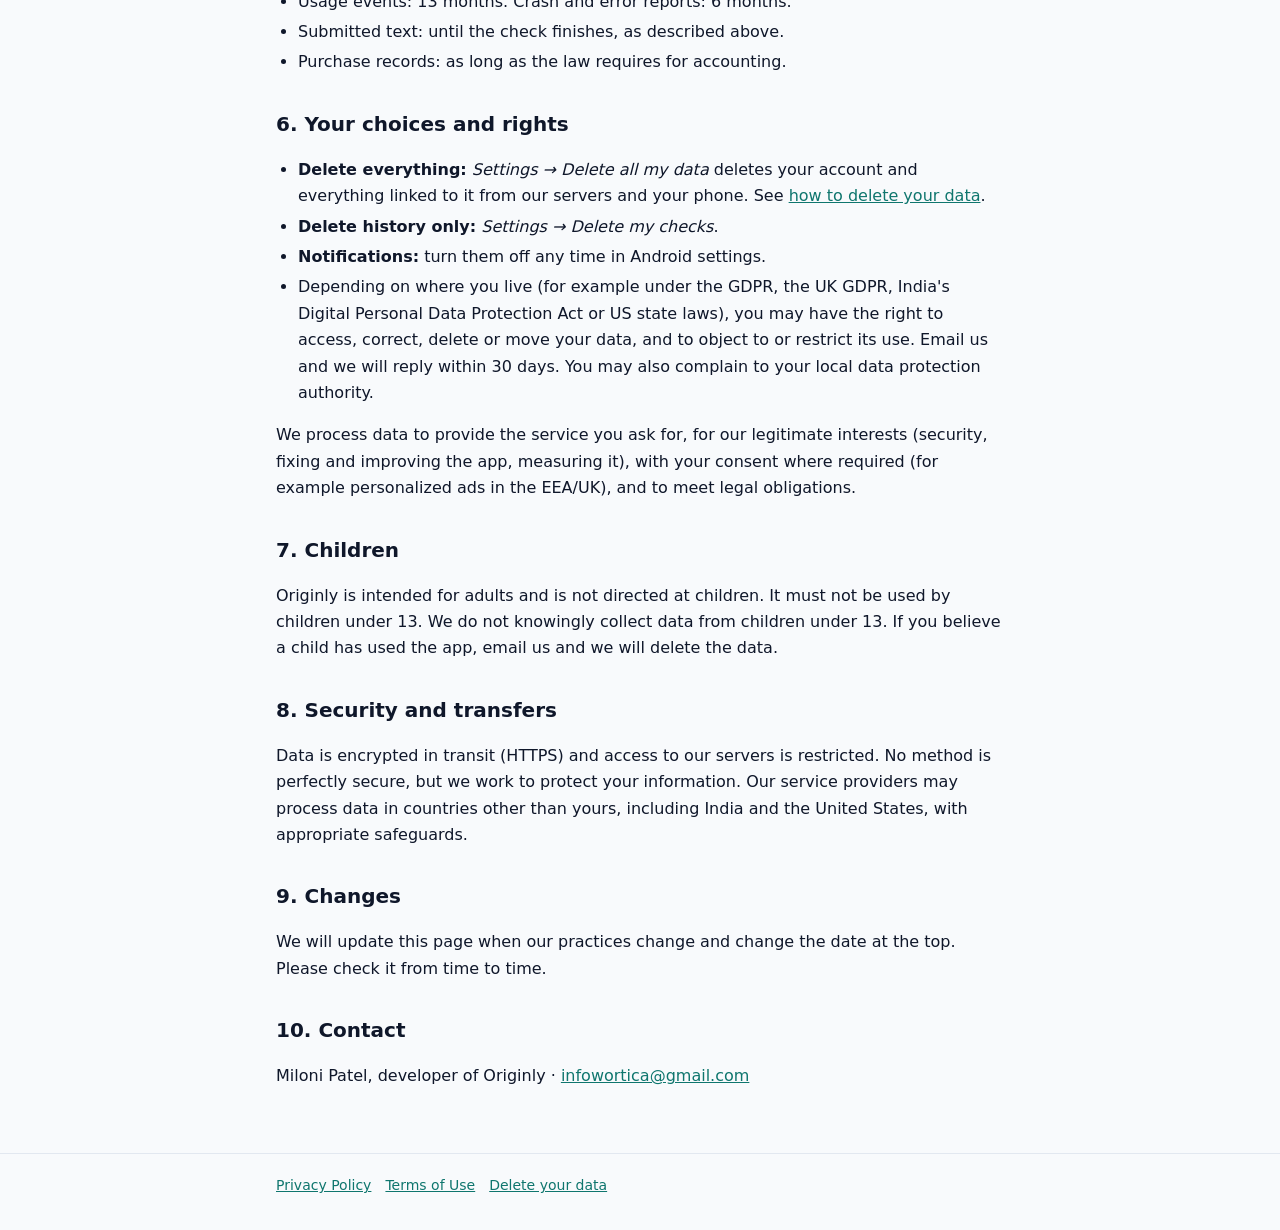
<file: originly/privacy.html>
<!doctype html>
<html lang="en">
<head>
<meta charset="utf-8">
<meta name="viewport" content="width=device-width, initial-scale=1">
<title>Privacy Policy · Originly</title>
<meta name="description" content="How Originly: AI Detector & Plagiarism Check collects, uses and deletes your data.">
<link rel="stylesheet" href="style.css">
<link rel="icon" href="icon.png">
</head>
<body>
<header><div class="wrap">
  <a class="brand" href="./"><img src="icon.png" alt="">Originly</a>
  <nav><a href="privacy.html">Privacy</a><a href="terms.html">Terms</a><a href="delete-data.html">Delete data</a></nav>
</div></header>
<main><div class="wrap">
<h1>Privacy Policy</h1>
<p class="updated">Effective 29 October 2026</p>

<p>This policy explains how the Android app <strong>Originly: AI Detector &amp; Plagiarism Check</strong> ("Originly", "the app") handles your information. Originly is published on Google Play by <strong>Miloni Patel</strong> ("we", "us"). Questions: <a href="mailto:infowortica@gmail.com">infowortica@gmail.com</a>.</p>

<div class="card">
  <strong>In short</strong>
  <ul>
    <li>You don't need an account, name, email or phone number. The app creates an anonymous ID for your install.</li>
    <li>Text you check is sent to our server and our checking provider only to run the check. Our server deletes the text itself when the check finishes; the result stays in your history until you delete it.</li>
    <li>We collect device, usage and crash information to run, measure and fix the app. We never sell your data.</li>
    <li>Free users see ads from Google AdMob. In the EEA, UK and Switzerland you are asked for consent first.</li>
    <li>You can delete all your data at any time in <em>Settings → Delete all my data</em>.</li>
  </ul>
</div>

<h2>1. What we collect and why</h2>
<div class="table-scroll"><table>
<tr><th>Information</th><th>What exactly</th><th>Why</th></tr>
<tr><td>Text you check</td><td>Text you type, paste, share into the app, scan with the camera or import from a file.</td><td>To run the grammar, AI-detection or plagiarism check you asked for.</td></tr>
<tr><td>Check results</td><td>Scores, matched sources and the matched passages, word counts, dates.</td><td>To show your report and your history.</td></tr>
<tr><td>Anonymous IDs</td><td>A random installation ID, an account ID, and a push-notification token.</td><td>To keep your free words, history and subscription tied to your install, and to tell you when a long check is ready.</td></tr>
<tr><td>Device and app information</td><td>Phone make and model, Android version, app version, screen size, memory, language, time zone, network type (Wi-Fi or mobile), mobile carrier name.</td><td>To make the app work well on your phone, understand which devices to support and fix problems.</td></tr>
<tr><td>Approximate location</td><td>Your country, from your IP address (via our network provider), or from your mobile network or SIM. Your IP address is used briefly for security; we store only a shortened network prefix to limit abuse.</td><td>To set the free daily allowance and rewards for your region, and to prevent fraud.</td></tr>
<tr><td>Install source</td><td>Information from Google Play about how you found the app (for example a campaign link), and the app store that installed it.</td><td>To understand which links and campaigns bring people to the app.</td></tr>
<tr><td>Usage</td><td>Which screens and features you use, checks started and finished, session length, ads shown and their reported value.</td><td>To improve the app, balance free use and ads, and measure performance.</td></tr>
<tr><td>Crash and error reports</td><td>Error details and the app's state when it happened (memory, storage, battery level, network) and the last few actions in the app.</td><td>To find and fix crashes and bugs.</td></tr>
<tr><td>Purchases</td><td>Whether you have a subscription, which plan, and when it renews or ends. Payment details are handled by Google Play; we never see them.</td><td>To give subscribers Pro features.</td></tr>
</table></div>
<p>We do not collect your name, email address, phone number, contacts, photos, precise location or files other than the ones you choose to check. Photos you scan are turned into text on your phone; the images are not uploaded.</p>

<h2>2. Text you check</h2>
<ul>
  <li>The text is sent over an encrypted connection to our server and to <strong>Quetext</strong>, the service that performs the plagiarism, AI-detection and grammar checks, which processes it under its own terms.</li>
  <li>Our server deletes the submitted text as soon as a plagiarism or AI check finishes (or fails). Grammar checks are not stored.</li>
  <li>The result is kept with your history until you delete it. To avoid checking the same text twice, a result may also be reused for up to 30 days for an identical text; it is not linked to you after you delete your data.</li>
  <li>The full text of your past checks is kept <strong>only on your phone</strong>, so the app can show it in your reports.</li>
  <li>Please don't check text containing sensitive personal information about yourself or others.</li>
</ul>

<h2>3. Ads</h2>
<p>Free users see ads from <strong>Google AdMob</strong>: a banner, native ads marked "Ad", and, only if you choose, a rewarded video that gives you extra words. AdMob may collect your device's advertising ID, IP address, device information and how you interact with ads, to show and measure ads and prevent fraud. See <a href="https://policies.google.com/technologies/partner-sites">how Google uses information from apps that use its services</a>.</p>
<ul>
  <li>In the EEA, UK and Switzerland we ask for your consent using Google's consent tool before ads use your data. You can change your choice in <em>Settings → Ad privacy choices</em>.</li>
  <li>You can reset or delete your advertising ID, or opt out of personalized ads, in your Android settings (<em>Settings → Privacy → Ads</em>).</li>
  <li>Subscribers do not see ads.</li>
</ul>

<h2>4. Who we share data with</h2>
<p>We do not sell personal information and do not share it for others' own marketing. We use these service providers, who process data for us:</p>
<ul>
  <li><strong>Quetext</strong>: runs the checks on text you submit.</li>
  <li><strong>Google</strong>: AdMob (ads), Firebase Cloud Messaging (notifications), Google Play (installs, billing, install source, in-app reviews and updates), and on-device text recognition (ML Kit).</li>
  <li><strong>RevenueCat</strong>: manages subscription status with Google Play.</li>
  <li><strong>Hostinger</strong> (server hosting) and <strong>Cloudflare</strong> (secure network delivery).</li>
</ul>
<p>We may also disclose information if the law requires it, to protect our users or services, or as part of a business transfer, in which case this policy continues to apply.</p>

<h2>5. How long we keep data</h2>
<ul>
  <li>Your account, history and word balance: until you delete them, or automatically after 2 years without using the app (unless you have an active subscription).</li>
  <li>Usage events: 13 months. Crash and error reports: 6 months.</li>
  <li>Submitted text: until the check finishes, as described above.</li>
  <li>Purchase records: as long as the law requires for accounting.</li>
</ul>

<h2>6. Your choices and rights</h2>
<ul>
  <li><strong>Delete everything:</strong> <em>Settings → Delete all my data</em> deletes your account and everything linked to it from our servers and your phone. See <a href="delete-data.html">how to delete your data</a>.</li>
  <li><strong>Delete history only:</strong> <em>Settings → Delete my checks</em>.</li>
  <li><strong>Notifications:</strong> turn them off any time in Android settings.</li>
  <li>Depending on where you live (for example under the GDPR, the UK GDPR, India's Digital Personal Data Protection Act or US state laws), you may have the right to access, correct, delete or move your data, and to object to or restrict its use. Email us and we will reply within 30 days. You may also complain to your local data protection authority.</li>
</ul>
<p>We process data to provide the service you ask for, for our legitimate interests (security, fixing and improving the app, measuring it), with your consent where required (for example personalized ads in the EEA/UK), and to meet legal obligations.</p>

<h2>7. Children</h2>
<p>Originly is intended for adults and is not directed at children. It must not be used by children under 13. We do not knowingly collect data from children under 13. If you believe a child has used the app, email us and we will delete the data.</p>

<h2>8. Security and transfers</h2>
<p>Data is encrypted in transit (HTTPS) and access to our servers is restricted. No method is perfectly secure, but we work to protect your information. Our service providers may process data in countries other than yours, including India and the United States, with appropriate safeguards.</p>

<h2>9. Changes</h2>
<p>We will update this page when our practices change and change the date at the top. Please check it from time to time.</p>

<h2>10. Contact</h2>
<p>Miloni Patel, developer of Originly · <a href="mailto:infowortica@gmail.com">infowortica@gmail.com</a></p>
</div></main>
<footer><div class="wrap"><a href="privacy.html">Privacy Policy</a><a href="terms.html">Terms of Use</a><a href="delete-data.html">Delete your data</a></div></footer>
</body>
</html>
</file>
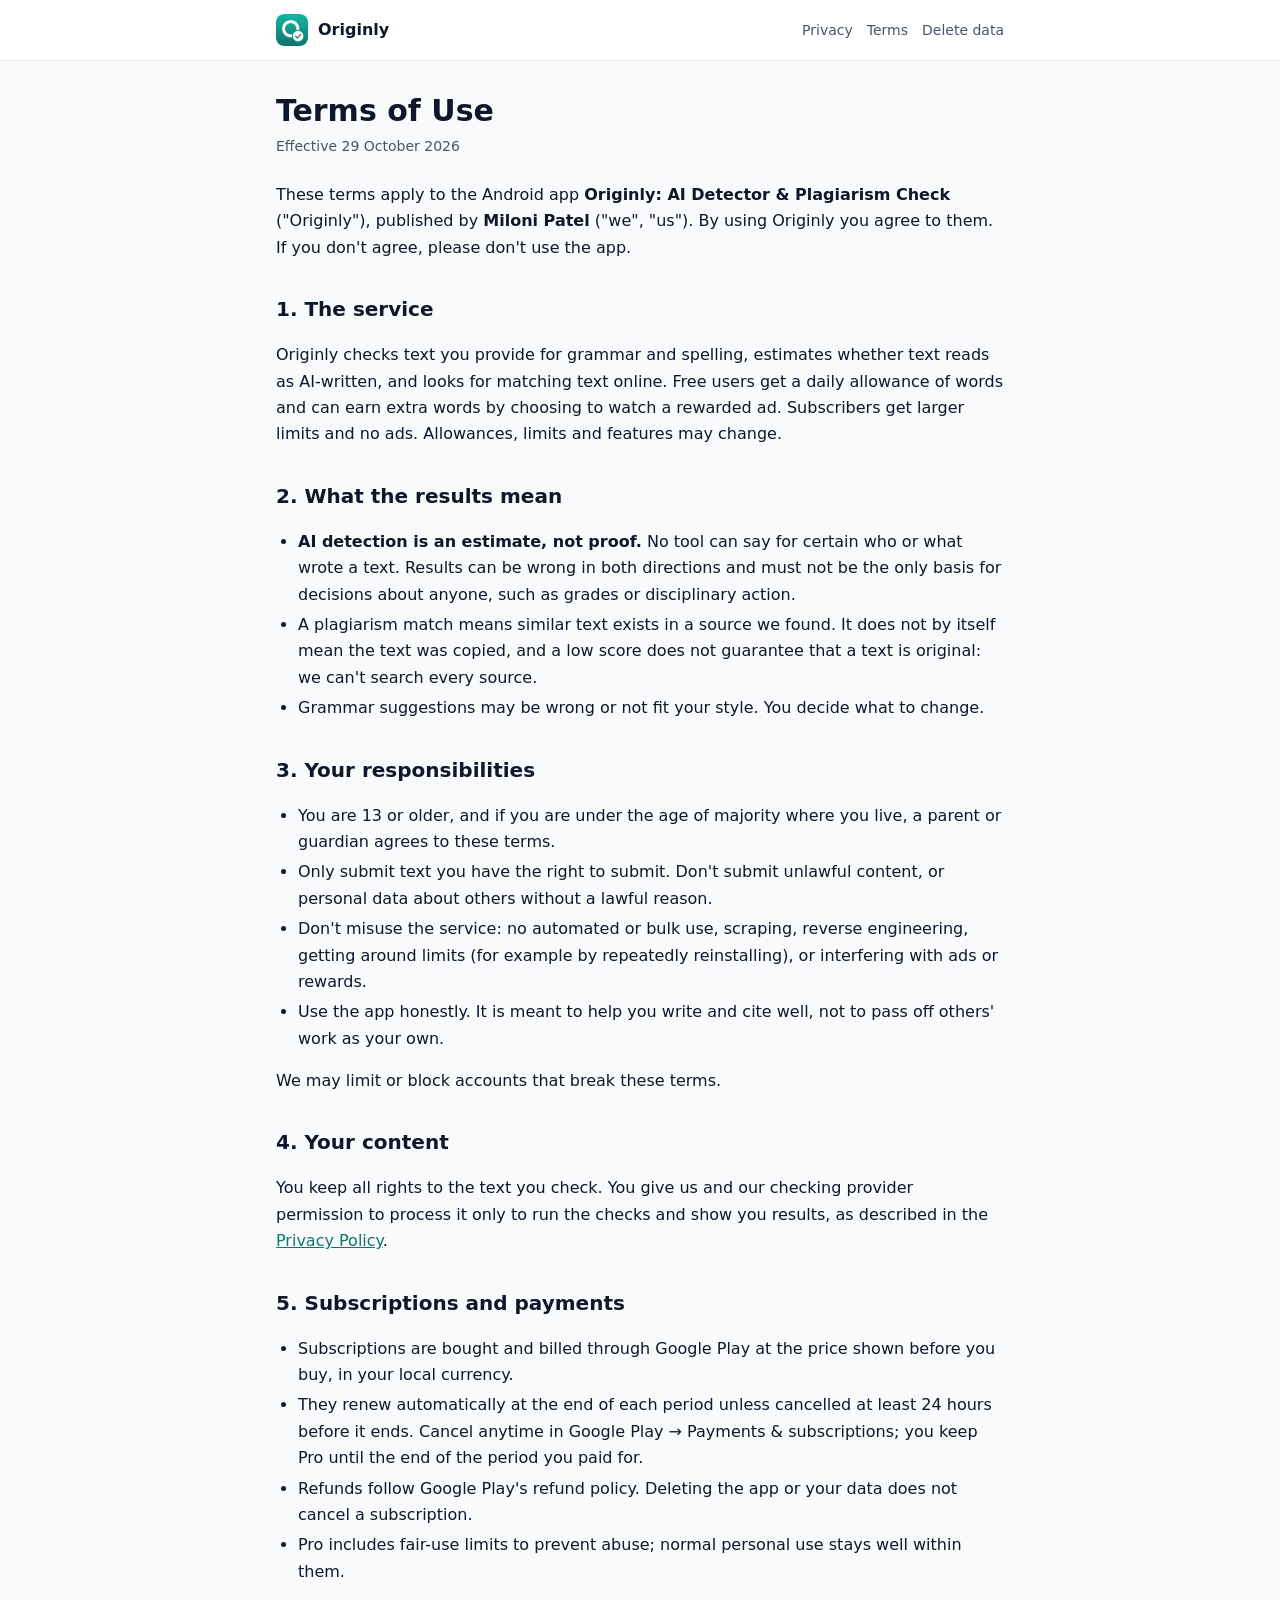
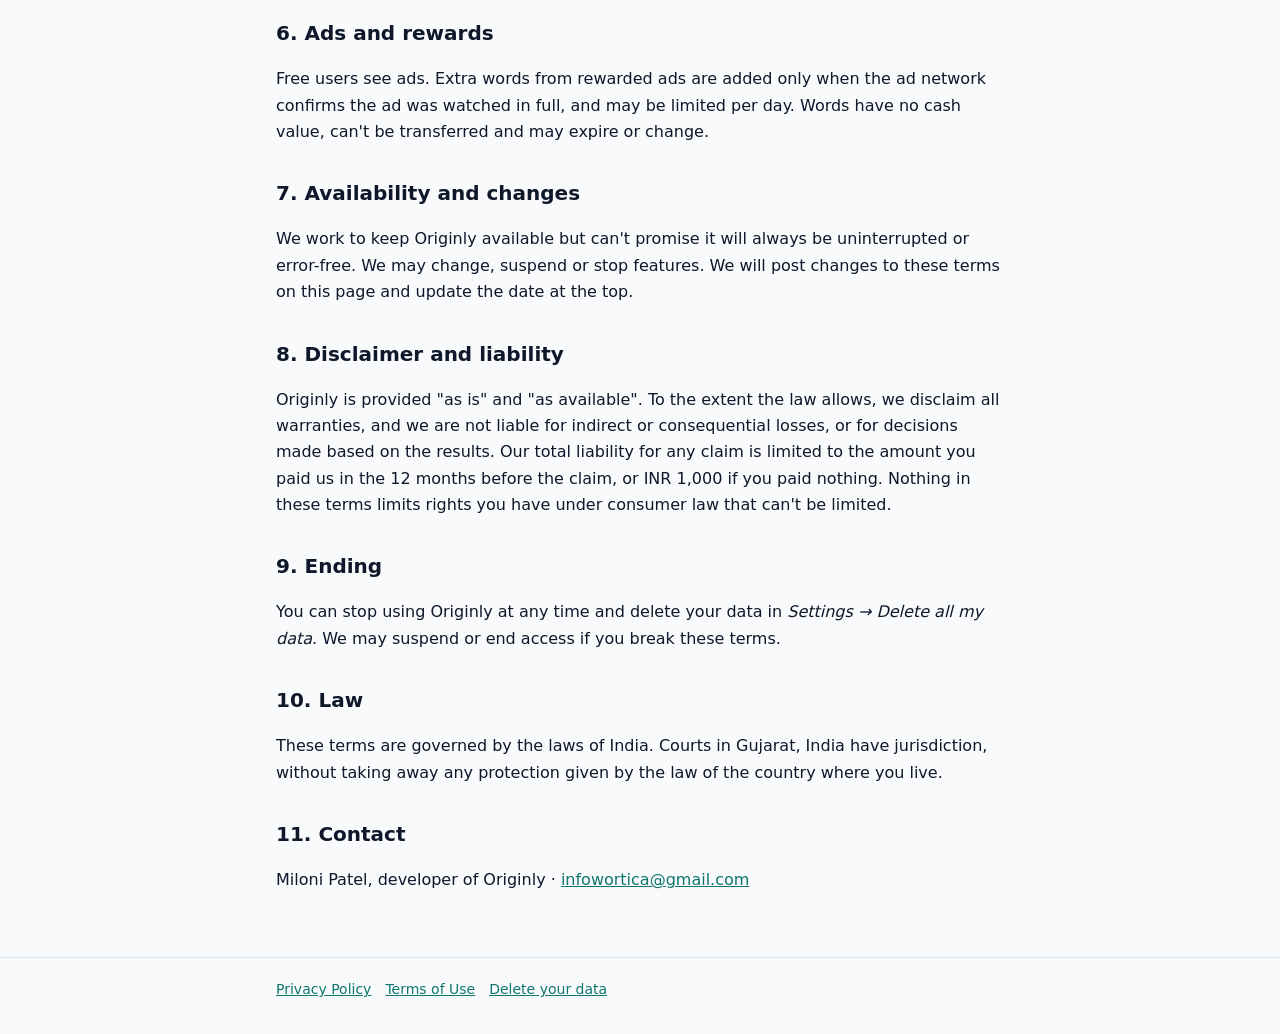
<file: originly/terms.html>
<!doctype html>
<html lang="en">
<head>
<meta charset="utf-8">
<meta name="viewport" content="width=device-width, initial-scale=1">
<title>Terms of Use · Originly</title>
<meta name="description" content="Terms of use for Originly: AI Detector & Plagiarism Check.">
<link rel="stylesheet" href="style.css">
<link rel="icon" href="icon.png">
</head>
<body>
<header><div class="wrap">
  <a class="brand" href="./"><img src="icon.png" alt="">Originly</a>
  <nav><a href="privacy.html">Privacy</a><a href="terms.html">Terms</a><a href="delete-data.html">Delete data</a></nav>
</div></header>
<main><div class="wrap">
<h1>Terms of Use</h1>
<p class="updated">Effective 29 October 2026</p>

<p>These terms apply to the Android app <strong>Originly: AI Detector &amp; Plagiarism Check</strong> ("Originly"), published by <strong>Miloni Patel</strong> ("we", "us"). By using Originly you agree to them. If you don't agree, please don't use the app.</p>

<h2>1. The service</h2>
<p>Originly checks text you provide for grammar and spelling, estimates whether text reads as AI-written, and looks for matching text online. Free users get a daily allowance of words and can earn extra words by choosing to watch a rewarded ad. Subscribers get larger limits and no ads. Allowances, limits and features may change.</p>

<h2>2. What the results mean</h2>
<ul>
  <li><strong>AI detection is an estimate, not proof.</strong> No tool can say for certain who or what wrote a text. Results can be wrong in both directions and must not be the only basis for decisions about anyone, such as grades or disciplinary action.</li>
  <li>A plagiarism match means similar text exists in a source we found. It does not by itself mean the text was copied, and a low score does not guarantee that a text is original: we can't search every source.</li>
  <li>Grammar suggestions may be wrong or not fit your style. You decide what to change.</li>
</ul>

<h2>3. Your responsibilities</h2>
<ul>
  <li>You are 13 or older, and if you are under the age of majority where you live, a parent or guardian agrees to these terms.</li>
  <li>Only submit text you have the right to submit. Don't submit unlawful content, or personal data about others without a lawful reason.</li>
  <li>Don't misuse the service: no automated or bulk use, scraping, reverse engineering, getting around limits (for example by repeatedly reinstalling), or interfering with ads or rewards.</li>
  <li>Use the app honestly. It is meant to help you write and cite well, not to pass off others' work as your own.</li>
</ul>
<p>We may limit or block accounts that break these terms.</p>

<h2>4. Your content</h2>
<p>You keep all rights to the text you check. You give us and our checking provider permission to process it only to run the checks and show you results, as described in the <a href="privacy.html">Privacy Policy</a>.</p>

<h2>5. Subscriptions and payments</h2>
<ul>
  <li>Subscriptions are bought and billed through Google Play at the price shown before you buy, in your local currency.</li>
  <li>They renew automatically at the end of each period unless cancelled at least 24 hours before it ends. Cancel anytime in Google Play → Payments &amp; subscriptions; you keep Pro until the end of the period you paid for.</li>
  <li>Refunds follow Google Play's refund policy. Deleting the app or your data does not cancel a subscription.</li>
  <li>Pro includes fair-use limits to prevent abuse; normal personal use stays well within them.</li>
</ul>

<h2>6. Ads and rewards</h2>
<p>Free users see ads. Extra words from rewarded ads are added only when the ad network confirms the ad was watched in full, and may be limited per day. Words have no cash value, can't be transferred and may expire or change.</p>

<h2>7. Availability and changes</h2>
<p>We work to keep Originly available but can't promise it will always be uninterrupted or error-free. We may change, suspend or stop features. We will post changes to these terms on this page and update the date at the top.</p>

<h2>8. Disclaimer and liability</h2>
<p>Originly is provided "as is" and "as available". To the extent the law allows, we disclaim all warranties, and we are not liable for indirect or consequential losses, or for decisions made based on the results. Our total liability for any claim is limited to the amount you paid us in the 12 months before the claim, or INR 1,000 if you paid nothing. Nothing in these terms limits rights you have under consumer law that can't be limited.</p>

<h2>9. Ending</h2>
<p>You can stop using Originly at any time and delete your data in <em>Settings → Delete all my data</em>. We may suspend or end access if you break these terms.</p>

<h2>10. Law</h2>
<p>These terms are governed by the laws of India. Courts in Gujarat, India have jurisdiction, without taking away any protection given by the law of the country where you live.</p>

<h2>11. Contact</h2>
<p>Miloni Patel, developer of Originly · <a href="mailto:infowortica@gmail.com">infowortica@gmail.com</a></p>
</div></main>
<footer><div class="wrap"><a href="privacy.html">Privacy Policy</a><a href="terms.html">Terms of Use</a><a href="delete-data.html">Delete your data</a></div></footer>
</body>
</html>
</file>
<file: originly/style.css>
:root {
  --brand: #0f766e;
  --brand-dark: #115e59;
  --ink: #0f172a;
  --muted: #475569;
  --line: #e2e8f0;
  --bg: #f8fafc;
  --card: #ffffff;
}
@media (prefers-color-scheme: dark) {
  :root {
    --brand: #5eead4;
    --brand-dark: #99f6e4;
    --ink: #e2e8f0;
    --muted: #94a3b8;
    --line: #1e293b;
    --bg: #0b1220;
    --card: #0f172a;
  }
}
* { box-sizing: border-box; }
body {
  margin: 0;
  font: 16px/1.65 system-ui, -apple-system, "Segoe UI", Roboto, sans-serif;
  color: var(--ink);
  background: var(--bg);
}
header { border-bottom: 1px solid var(--line); background: var(--card); }
.wrap { max-width: 760px; margin: 0 auto; padding: 0 16px; }
header .wrap { display: flex; align-items: center; justify-content: space-between; gap: 12px; padding: 14px 16px; flex-wrap: wrap; }
.brand { display: flex; align-items: center; gap: 10px; color: var(--ink); text-decoration: none; font-weight: 700; }
.brand img { width: 32px; height: 32px; border-radius: 8px; }
nav a { color: var(--muted); text-decoration: none; margin-left: 14px; font-size: 14px; }
nav a:hover, a { color: var(--brand); }
main { padding: 32px 0 48px; }
h1 { font-size: 30px; line-height: 1.2; margin: 0 0 6px; }
h2 { font-size: 20px; margin: 32px 0 8px; }
h3 { font-size: 16px; margin: 20px 0 6px; }
.updated { color: var(--muted); font-size: 14px; margin: 0 0 24px; }
.card { background: var(--card); border: 1px solid var(--line); border-radius: 14px; padding: 18px 20px; margin: 16px 0; }
table { width: 100%; border-collapse: collapse; font-size: 15px; }
th, td { text-align: left; vertical-align: top; padding: 8px 10px; border-bottom: 1px solid var(--line); }
th { color: var(--muted); font-weight: 600; font-size: 13px; text-transform: uppercase; letter-spacing: .03em; }
.table-scroll { overflow-x: auto; }
ul, ol { padding-left: 22px; }
li { margin: 4px 0; }
.btn { display: inline-block; background: var(--brand); color: #fff; padding: 10px 18px; border-radius: 999px; text-decoration: none; font-weight: 600; }
@media (prefers-color-scheme: dark) { .btn { color: #042f2e; } }
.hero { text-align: center; padding: 24px 0 8px; }
.hero img { width: 88px; height: 88px; border-radius: 22px; }
.hero p { color: var(--muted); max-width: 560px; margin: 8px auto 20px; }
.features { display: grid; grid-template-columns: repeat(auto-fit, minmax(200px, 1fr)); gap: 12px; }
.features .card { margin: 0; }
footer { border-top: 1px solid var(--line); color: var(--muted); font-size: 14px; padding: 20px 0 32px; }
footer a { margin-right: 14px; }
</file>
